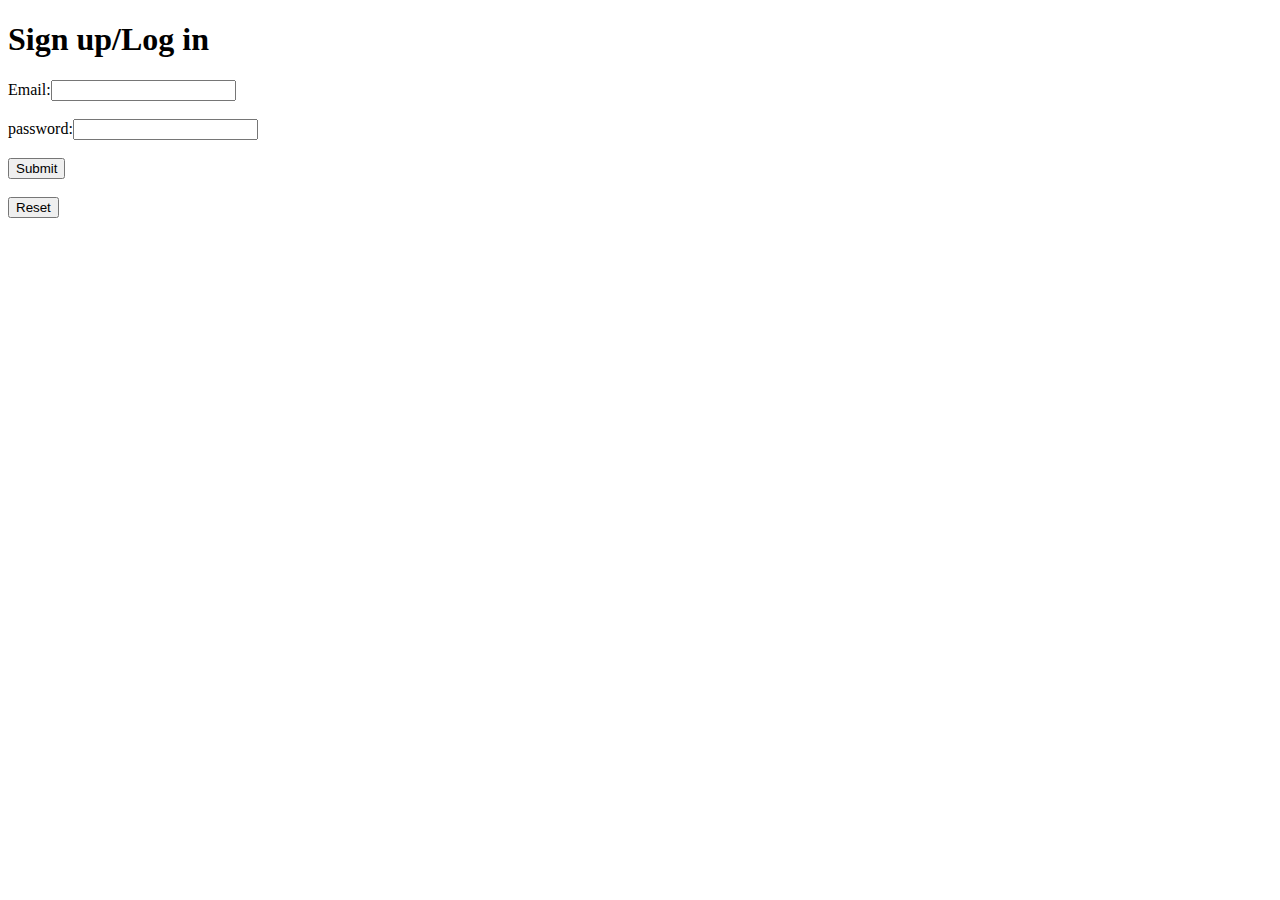
<file: demo-registration-form-html/index.html>
<!DOCTYPE html>
<html lang="en">
<head>
    <meta charset="UTF-8">
    <meta name="viewport" content="width=device-width, initial-scale=1.0">
    <title>Document</title>
</head>
<body>
    <h1>Sign up/Log in</h1>
    Email:<input type="email"name="My email">
    <br><br>
    password:<input type="text">
    <br><br>
    <input type="submit"value="Submit">
    <br><br>
    <input type="reset"value="Reset">
</body>
</html>
</file>
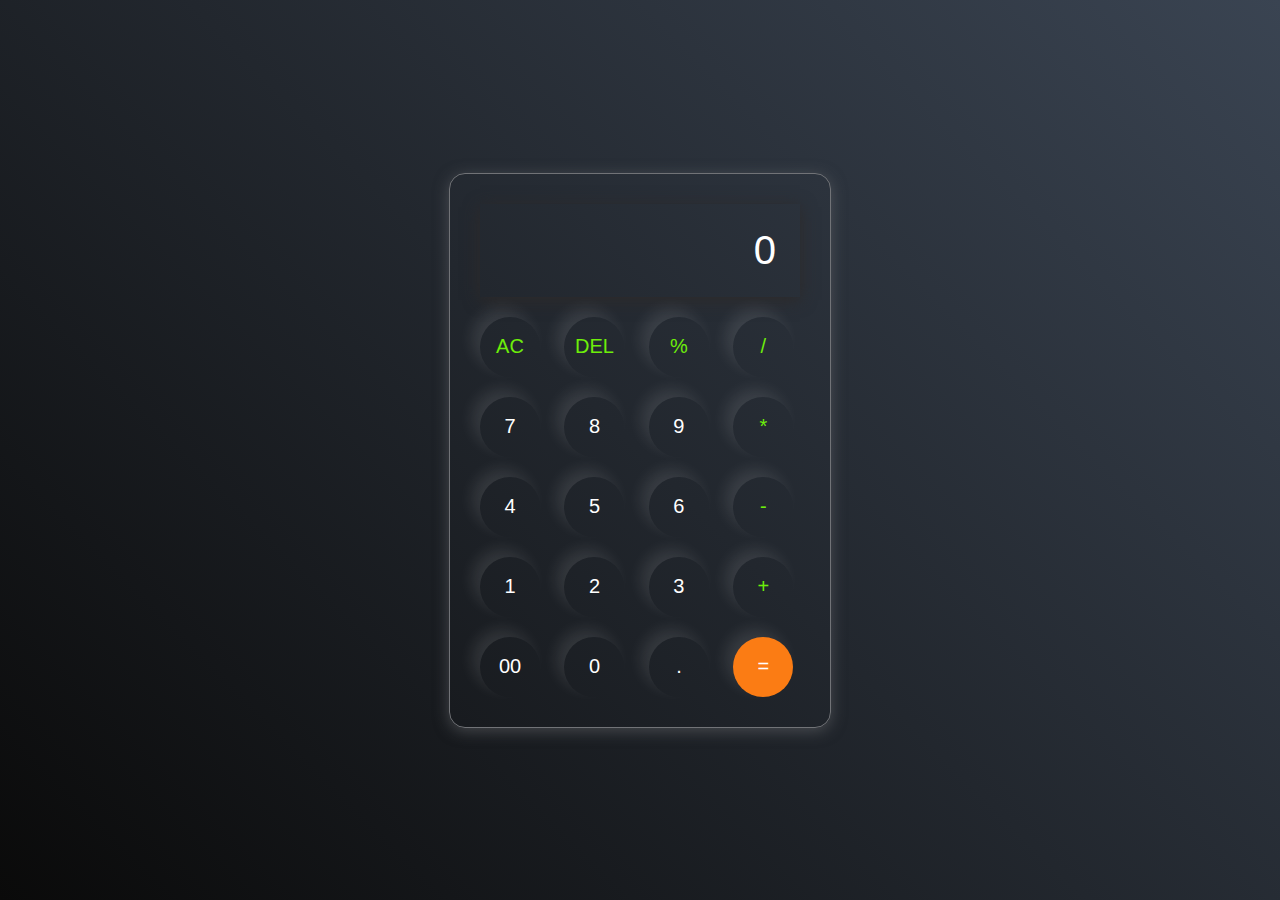
<file: cCALCULATOR.html>
<!DOCTYPE html>
<html lang="en">
<head>
    <meta charset="UTF-8">
    <meta name="viewport" content="width=device-width, initial-scale=1.0">
    <title>Document</title>
    <link rel="stylesheet" href="Calc.css">
</head>
<body>
    <div class="container">
        <div class="calculator">
          <input type="text" id="inputBox" placeholder="0" />
          <div>
            <button class="button operator">AC</button>
            <button class="button operator">DEL</button>
            <button class="button operator">%</button>
            <button class="button operator">/</button>
          </div>
          <div>
            <button class="button">7</button>
            <button class="button">8</button>
            <button class="button">9</button>
            <button class="button operator">*</button>
          </div>
          <div>
            <button class="button">4</button>
            <button class="button">5</button>
            <button class="button">6</button>
            <button class="button operator">-</button>
          </div>
          <div>
            <button class="button">1</button>
            <button class="button">2</button>
            <button class="button">3</button>
            <button class="button operator">+</button>
          </div>
  
          <div>
            <button class="button">00</button>
            <button class="button">0</button>
            <button class="button">.</button>
            <button class="button equalBtn">=</button>
          </div>
        </div>
      </div>

    <script src="Calc.js"></script>
</body>
</html>
</file>
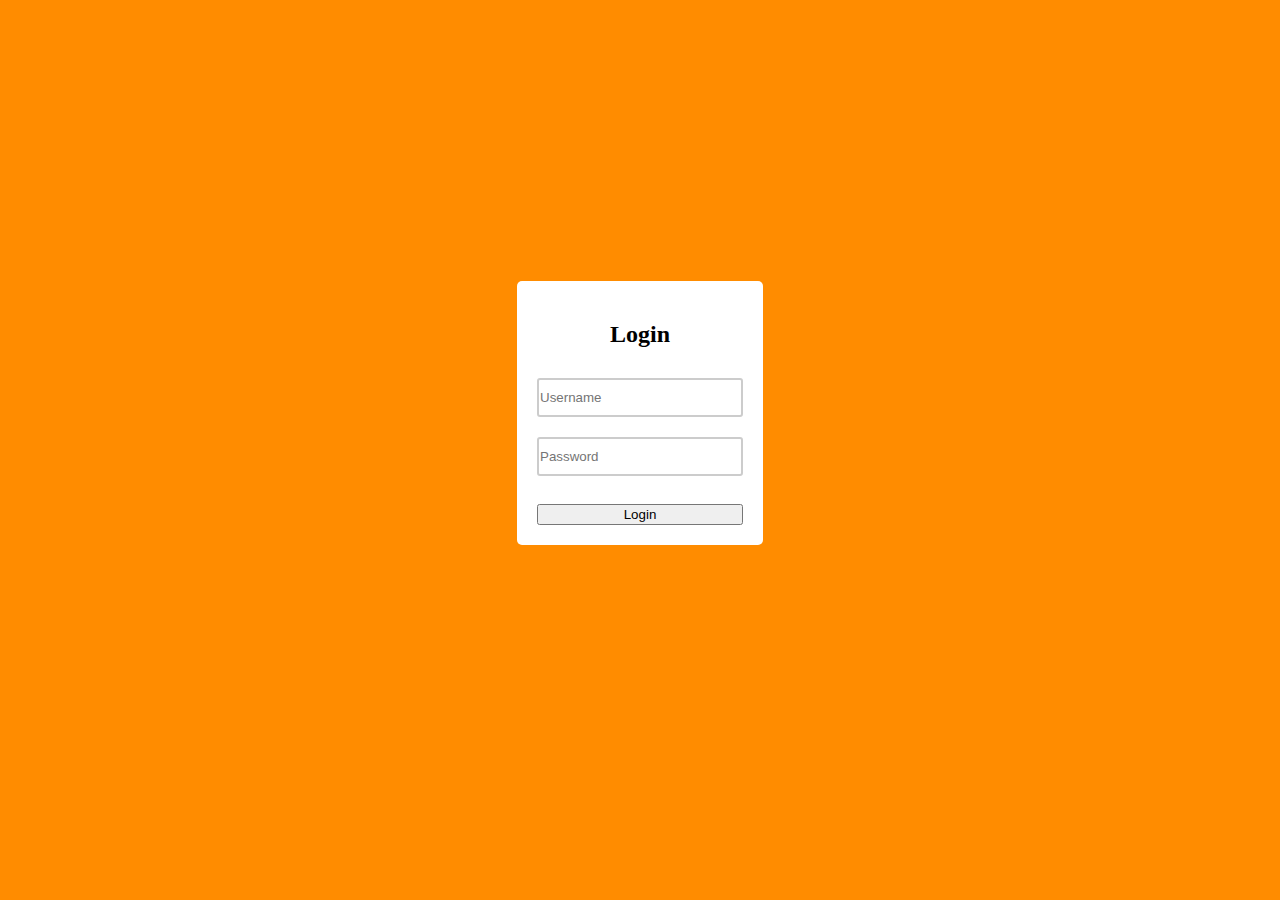
<file: LoginPage.html>
<!DOCTYPE html>
<html lang="en">
<head>
    <meta charset="UTF-8">
    <meta name="viewport" content="width=device-width, initial-scale=1.0">
    <title>Login Page</title>
    <style>
        body{
            background-color:darkorange;
            display: flex;
            justify-content: center;
            align-items: center;
            height: 90vh;
        }
        
        .container {
            background-color: #fff;
            padding: 20px;
            border-radius: 5px;
        }
        .container h2 {
            text-align: center;
        }
        .login-form {
             display: flex;
            flex-direction: column;
            text-align: center;      
        }
        .text1 {
            margin: 10px 0; 
        }
        .text1 input {
            width: 200px;
            height: 33px;
            padding: 1px;
            border: 2px solid #ccc;
            border-radius: 3px;
        }
        .text1 button {
            background-color: #007BFF;
            color: #fff;
            border: none;
            padding: 12px;
            margin: 23px;
            border-radius: 3px;
            cursor: pointer;
            

        }
    </style>
</head>
<body>
    
    <div class="container">
        <h2>Login</h2>
        <form class="login-form" >
            <div class="text1">               
                <input type="text" placeholder="Username">
            </div>
            <div class="text1">                
                <input type="password" placeholder="Password"><br><br>
            </div>
            <button type="submit">Login</button>       
        </form>
    </div>
</body>
</html>
</file>
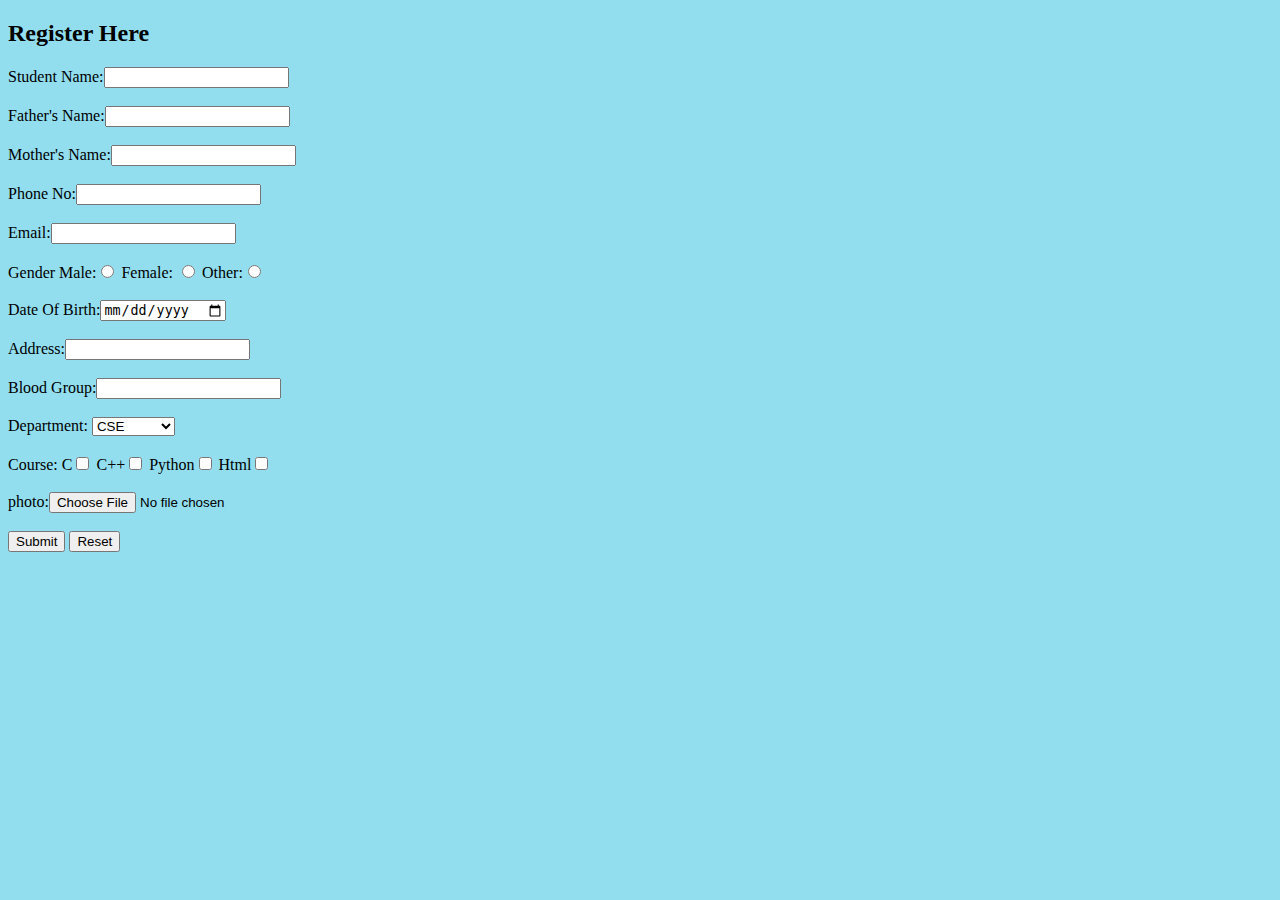
<file: demo-registration-form-html/RegistrationForm.html>
<!DOCTYPE html>
<html lang="en">
<head>
    <meta charset="UTF-8">
    <meta name="viewport" content="width=device-width, initial-scale=1.0">
    <title>Registration Form</title>
    <style>
        body{background-color:rgb(146, 222, 239);}
        
    </style>
    
</head>
<body>
    <h2>Register Here</h2>
    Student Name:<input type="text">
    <br><br>
    Father's Name:<input type="text">
    <br><br>
    Mother's Name:<input type="text">
    <br><br>
    Phone No:<input type="text">
    <br><br>
    Email:<input type="email"name="My email">
    <br><br>
    Gender Male:<input type="radio" name="My gender">
    Female: <input type="radio" name="My gender">
    Other:<input type="radio" name="My gender">
    <br><br>
    Date Of Birth:<input type="date">
    <br><br>
    Address:<input type="text">
    <br><br>
    Blood Group:<input type="text">
    <br><br>
    Department:
        <select name="drop-down">
        <option value="CSE">CSE</option>
        <option value="IT">IT</option>
        <option value="ECE">ECE</option>
        <option value="ELN">ELN</option>
        <option value="Mecanical">Mecanical</option>
        <option value="Civil">Civil</option>
    </select>
    <br><br>
    Course:
        C<input type="checkbox">
        C++<input type="checkbox">
        Python<input type="checkbox">
        Html<input type="checkbox">
    <br><br>
    photo:<input type="file">
    <br><br>
    <input type="submit"value="Submit">
    <input type="reset"value="Reset">
</body>
</html>
</file>
<file: Calc.css>
*{
    margin: 0;
    padding: 0;
    box-sizing: border-box;
    font-family: 'Poppins', sans-serif;
}

body{
    width: 100%;
    height: 100vh;
    display: flex;
    justify-content: center;
    align-items: center;
    background: linear-gradient(45deg, #0a0a0a, #3a4452);
}

.calculator{
    border: 1px solid #717377;
    padding: 20px;
    border-radius: 16px;
    background: transparent;
    box-shadow: 0px 3px 15px rgba(113, 115, 119, 0.5);

}

input{
    width: 320px;
    border: none;
    padding: 24px;
    margin: 10px;
    background: transparent;
    box-shadow: 0px 3px 15px rgb(45, 42, 42);
    font-size: 40px;
    text-align: right;
    cursor: pointer;
    color: #ffffff;
}

input::placeholder{
    color: #ffffff;
}

button{
    border: none;
    width: 60px;
    height: 60px;
    margin: 10px;
    border-radius: 50%;
    background: transparent;
    color: #ffffff;
    font-size: 20px;
    box-shadow: -8px -8px 15px rgba(255, 255, 255, 0.1);
    cursor: pointer;
}
button:hover{
    background-color: rgb(25, 24, 24);
}

.equalBtn{
    background-color: #fb7c14;
}
.equalBtn:hover{
    background-color: #f89c57;
}

.operator{
    color: #6dee0a;
}
</file>
